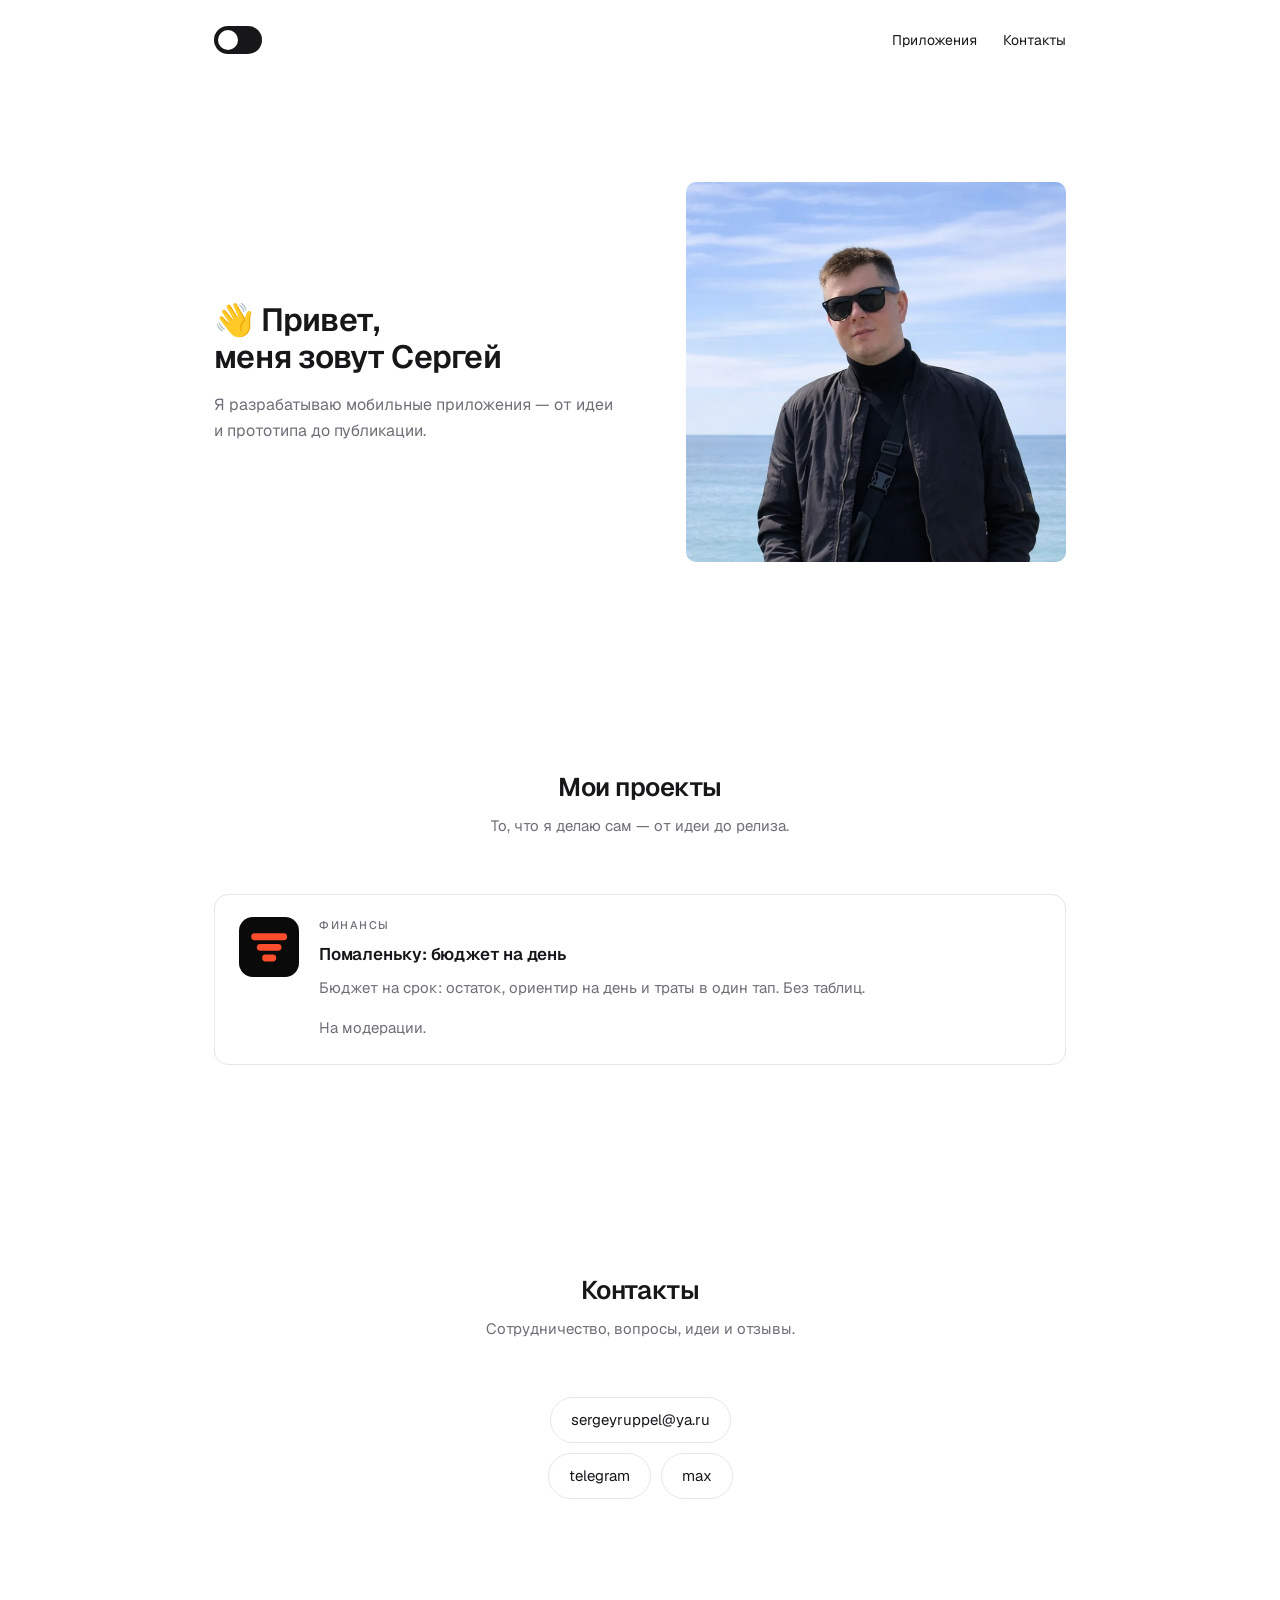
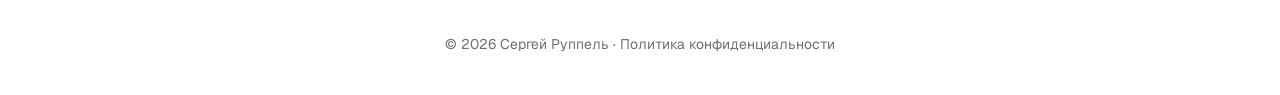
<file: index.html>
<!DOCTYPE html>
<html lang="ru">

<head>
  <meta charset="utf-8">
  <meta name="viewport" content="width=device-width, initial-scale=1">

  <title>Сергей Руппель: разработка мобильных приложений</title>
  <meta name="description"
    content="Сергей Руппель: разработка кроссплатформенных мобильных приложений. Проектирование, публикация и поддержка приложений для мобильных платформ.">
  <link rel="canonical" href="https://sergeyruppel.ru/">
  <meta name="theme-color" content="#ffffff">
  <meta name="color-scheme" content="light dark">
  <meta name="author" content="Сергей Руппель">

  <!-- тема применяется до первой отрисовки, иначе мелькает светлый фон -->
  <script>
    try {
      if (localStorage.getItem("theme") === "dark") {
        document.documentElement.dataset.theme = "dark";
      }
    } catch (e) { }
  </script>

  <meta property="og:type" content="website">
  <meta property="og:site_name" content="Сергей Руппель">
  <meta property="og:locale" content="ru_RU">
  <meta property="og:title" content="Сергей Руппель: разработка мобильных приложений">
  <meta property="og:description" content="Разработка мобильных приложений. От идеи и прототипа до релиза.">
  <meta property="og:url" content="https://sergeyruppel.ru/">
  <meta property="og:image" content="https://sergeyruppel.ru/og-image.jpg">
  <meta property="og:image:width" content="1200">
  <meta property="og:image:height" content="630">
  <meta property="og:image:alt" content="Сергей Руппель: разработка мобильных приложений">
  <meta name="twitter:card" content="summary_large_image">
  <meta name="twitter:title" content="Сергей Руппель: разработка мобильных приложений">
  <meta name="twitter:description" content="От идеи и прототипа до релиза.">
  <meta name="twitter:image" content="https://sergeyruppel.ru/og-image.jpg">

  <link rel="icon" href="favicon.ico" sizes="32x32">
  <link rel="icon" href="favicon.svg" type="image/svg+xml">
  <link rel="apple-touch-icon" href="apple-touch-icon.png">
  <link rel="stylesheet" href="styles.css">
  <link rel="preload" href="fonts/geist-cyrillic.woff2" as="font" type="font/woff2" crossorigin>
  <link rel="preload" href="fonts/geist-latin.woff2" as="font" type="font/woff2" crossorigin>
  <script src="script.js" defer></script>

  <script type="application/ld+json">
  {
    "@context": "https://schema.org",
    "@type": "Person",
    "name": "Сергей Руппель",
    "url": "https://sergeyruppel.ru/",
    "email": "sergeyruppel@ya.ru",
    "jobTitle": "Разработчик мобильных приложений",
    "description": "Разработчик кроссплатформенных мобильных приложений.",
    "knowsAbout": ["Flutter", "iOS", "Android", "Мобильная разработка", "Разработка приложений"],
    "sameAs": [
      "https://t.me/sergeyruppel",
      "https://max.ru/u/f9LHodD0cOKE2TDCVuSM6sBvz00FfilNUJwwnV3EtzNXX3JXoLwHIVCT6Qw"
    ],
    "image": "https://sergeyruppel.ru/og-image.jpg"
  }
  </script>
</head>

<body>

  <a class="skip" href="#main">Перейти к содержимому</a>

  <header class="site-header">
    <div class="wrap">
      <label class="switch">
        <input class="switch__input" type="checkbox" id="theme-toggle" role="switch" aria-label="Тёмная тема">
        <span class="switch__track" aria-hidden="true"></span>
      </label>
      <nav class="nav" aria-label="Разделы страницы">
        <a href="#apps">Приложения</a>
        <a href="#contact">Контакты</a>
      </nav>
    </div>
  </header>

  <main id="main" tabindex="-1">

    <section class="hero" id="top">
      <div class="wrap hero-grid">
        <div class="hero-copy">
          <h1><span class="wave" aria-hidden="true">👋</span> Привет, меня&nbsp;зовут Сергей</h1>
          <p>Я&nbsp;разрабатываю мобильные приложения — от&nbsp;идеи и&nbsp;прототипа до&nbsp;публикации.</p>
        </div>
        <img class="hero-photo" src="photo.webp" alt="Сергей Руппель" width="760" height="760" fetchpriority="high">
      </div>
    </section>

    <section class="section" id="apps">
      <div class="wrap">
        <div class="section-head">
          <h2>Мои проекты</h2>
          <p>То, что я делаю сам — от идеи до релиза.</p>
        </div>

        <div class="cards">
          <article class="card">
            <img class="card-icon" src="app-icon.svg" alt="" width="60" height="60">
            <div class="card-body">
              <p class="card-cat">Финансы</p>
              <h3>Помаленьку: бюджет на день</h3>
              <p class="card-desc">Бюджет на срок: остаток, ориентир на день и траты в один тап. Без таблиц.</p>
              <div class="card-store">
                <p class="card-desc">На модерации.</p>
              </div>
            </div>
          </article>
        </div>
      </div>
    </section>

    <section class="section" id="contact">
      <div class="wrap">
        <div class="section-head">
          <h2>Контакты</h2>
          <p>Сотрудничество, вопросы, идеи и отзывы.</p>
        </div>

        <ul class="contacts">
          <li class="contacts__mail">
            <a class="chip" href="mailto:sergeyruppel@ya.ru">sergeyruppel@ya.ru</a>
          </li>
          <li>
            <a class="chip" href="https://t.me/sergeyruppel" target="_blank" rel="noopener">telegram</a>
          </li>
          <li>
            <a class="chip" href="https://max.ru/u/f9LHodD0cOKE2TDCVuSM6sBvz00FfilNUJwwnV3EtzNXX3JXoLwHIVCT6Qw"
              target="_blank" rel="noopener">max</a>
          </li>
        </ul>
      </div>
    </section>

  </main>

  <footer class="foot">
    <div class="wrap">© <span id="year">2026</span> Сергей Руппель · <a href="/privacy.html">Политика
        конфиденциальности</a></div>
  </footer>

  <!-- Yandex.Metrika counter -->
  <script type="text/javascript">
    (function (m, e, t, r, i, k, a) {
      m[i] = m[i] || function () { (m[i].a = m[i].a || []).push(arguments) };
      m[i].l = 1 * new Date();
      for (var j = 0; j < document.scripts.length; j++) { if (document.scripts[j].src === r) { return; } }
      k = e.createElement(t), a = e.getElementsByTagName(t)[0], k.async = 1, k.src = r, a.parentNode.insertBefore(k, a)
    })(window, document, 'script', 'https://mc.yandex.ru/metrika/tag.js?id=114305701', 'ym');

    ym(114305701, 'init', { ssr: true, webvisor: true, clickmap: true, ecommerce: "dataLayer", referrer: document.referrer, url: location.href, accurateTrackBounce: true, trackLinks: true });
  </script>
  <noscript>
    <div><img src="https://mc.yandex.ru/watch/114305701" style="position:absolute; left:-9999px;" alt="" /></div>
  </noscript>
  <!-- /Yandex.Metrika counter -->

</body>

</html>
</file>
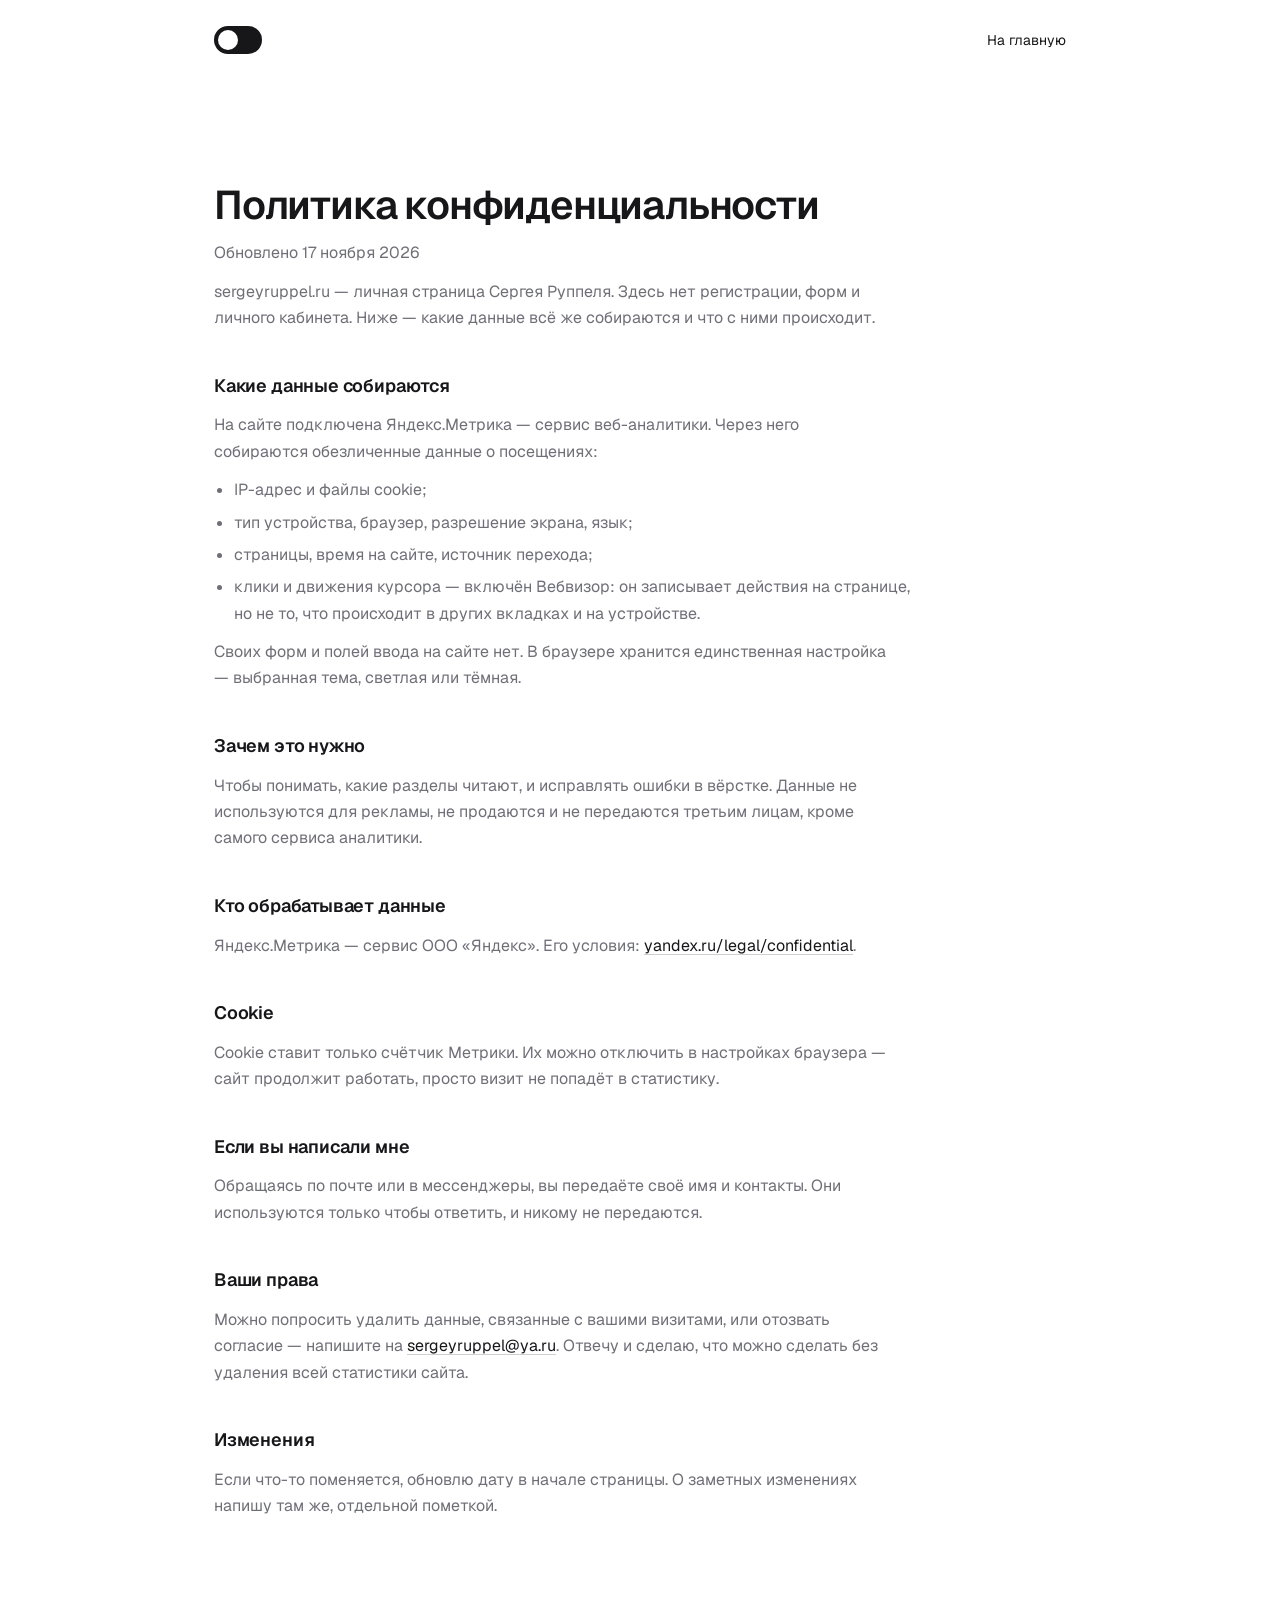
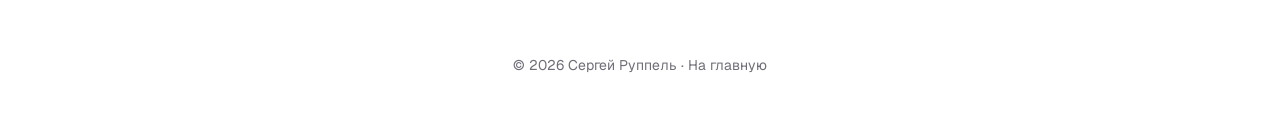
<file: privacy.html>
<!DOCTYPE html>
<html lang="ru">

<head>
  <meta charset="utf-8">
  <meta name="viewport" content="width=device-width, initial-scale=1">

  <title>Политика конфиденциальности — Сергей Руппель</title>
  <meta name="description"
    content="Какие данные собирает сайт sergeyruppel.ru, зачем они нужны и как попросить их удалить.">
  <link rel="canonical" href="https://sergeyruppel.ru/privacy.html">
  <meta name="theme-color" content="#ffffff">
  <meta name="color-scheme" content="light dark">

  <script>
    try {
      if (localStorage.getItem("theme") === "dark") {
        document.documentElement.dataset.theme = "dark";
      }
    } catch (e) { }
  </script>

  <link rel="icon" href="/favicon.ico" sizes="32x32">
  <link rel="icon" href="/favicon.svg" type="image/svg+xml">
  <link rel="apple-touch-icon" href="/apple-touch-icon.png">
  <link rel="stylesheet" href="/styles.css">
  <script src="/script.js" defer></script>

  <style>
    body {
      display: flex;
      flex-direction: column;
      min-height: 100vh;
    }

    main {
      flex: 1 0 auto;
    }

    /* ширина колонки — как на главной, ограничение только по длине строки */
    .legal p,
    .legal li,
    .legal-lead,
    .legal h2 {
      max-width: 62ch;
    }

    .legal {
      padding: var(--section-space) 0;
    }

    .legal h1 {
      font-size: clamp(28px, 3.4vw, 40px);
      font-weight: 600;
      line-height: 1.15;
      letter-spacing: -0.03em;
      text-wrap: balance;
    }

    .legal-date {
      margin-top: 12px;
      font-size: 14px;
      color: var(--muted);
    }

    .legal-lead {
      margin-top: 26px;
      font-size: 17px;
      line-height: 1.6;
      color: var(--ink);
    }

    .legal h2 {
      margin-top: 40px;
      font-size: 18px;
      font-weight: 600;
      letter-spacing: -0.01em;
    }

    .legal p,
    .legal li {
      margin-top: 12px;
      font-size: 16px;
      line-height: 1.65;
      color: var(--muted);
    }

    .legal ul {
      margin: 12px 0 0;
      padding-left: 20px;
    }

    .legal li+li {
      margin-top: 6px;
    }

    .legal a {
      color: var(--ink);
      text-decoration: underline;
      text-underline-offset: 3px;
      text-decoration-thickness: 1px;
      text-decoration-color: var(--line-strong);
      transition: text-decoration-color 0.15s ease;
    }

    .legal a:hover {
      text-decoration-color: var(--ink);
    }
  </style>
</head>

<body class="legal-page">

  <a class="skip" href="#main">Перейти к содержимому</a>

  <header class="site-header">
    <div class="wrap">
      <label class="switch">
        <input class="switch__input" type="checkbox" id="theme-toggle" role="switch" aria-label="Тёмная тема">
        <span class="switch__track" aria-hidden="true"></span>
      </label>
      <nav class="nav" aria-label="Разделы страницы">
        <a href="/">На главную</a>
      </nav>
    </div>
  </header>

  <main id="main" tabindex="-1">
    <div class="legal">
      <div class="wrap">
        <h1>Политика конфиденциальности</h1>
        <p class="legal-date">Обновлено 17 ноября 2026</p>

        <p class="legal-lead">sergeyruppel.ru — личная страница Сергея Руппеля. Здесь нет регистрации, форм
          и личного кабинета. Ниже — какие данные всё же собираются и что с ними происходит.</p>

        <h2>Какие данные собираются</h2>
        <p>На сайте подключена Яндекс.Метрика — сервис веб-аналитики. Через него собираются обезличенные
          данные о посещениях:</p>
        <ul>
          <li>IP-адрес и файлы cookie;</li>
          <li>тип устройства, браузер, разрешение экрана, язык;</li>
          <li>страницы, время на сайте, источник перехода;</li>
          <li>клики и движения курсора — включён Вебвизор: он записывает действия на странице, но не то,
            что происходит в других вкладках и на устройстве.</li>
        </ul>
        <p>Своих форм и полей ввода на сайте нет. В браузере хранится единственная настройка — выбранная
          тема, светлая или тёмная.</p>

        <h2>Зачем это нужно</h2>
        <p>Чтобы понимать, какие разделы читают, и исправлять ошибки в вёрстке. Данные не используются
          для рекламы, не продаются и не передаются третьим лицам, кроме самого сервиса аналитики.</p>

        <h2>Кто обрабатывает данные</h2>
        <p>Яндекс.Метрика — сервис ООО «Яндекс». Его условия: <a href="https://yandex.ru/legal/confidential/"
            target="_blank" rel="noopener">yandex.ru/legal/confidential</a>.</p>

        <h2>Cookie</h2>
        <p>Cookie ставит только счётчик Метрики. Их можно отключить в настройках браузера — сайт
          продолжит работать, просто визит не попадёт в статистику.</p>

        <h2>Если вы написали мне</h2>
        <p>Обращаясь по почте или в мессенджеры, вы передаёте своё имя и контакты. Они используются
          только чтобы ответить, и никому не передаются.</p>

        <h2>Ваши права</h2>
        <p>Можно попросить удалить данные, связанные с вашими визитами, или отозвать согласие — напишите
          на <a href="mailto:sergeyruppel@ya.ru">sergeyruppel@ya.ru</a>. Отвечу и сделаю, что можно сделать
          без удаления всей статистики сайта.</p>

        <h2>Изменения</h2>
        <p>Если что-то поменяется, обновлю дату в начале страницы. О заметных изменениях напишу там же,
          отдельной пометкой.</p>
      </div>
    </div>
  </main>

  <footer class="foot">
    <div class="wrap">© <span id="year">2026</span> Сергей Руппель · <a href="/">На главную</a></div>
  </footer>

  <!-- Yandex.Metrika counter -->
  <script type="text/javascript">
    (function (m, e, t, r, i, k, a) {
      m[i] = m[i] || function () { (m[i].a = m[i].a || []).push(arguments) };
      m[i].l = 1 * new Date();
      for (var j = 0; j < document.scripts.length; j++) { if (document.scripts[j].src === r) { return; } }
      k = e.createElement(t), a = e.getElementsByTagName(t)[0], k.async = 1, k.src = r, a.parentNode.insertBefore(k, a)
    })(window, document, 'script', 'https://mc.yandex.ru/metrika/tag.js?id=114305701', 'ym');

    ym(114305701, 'init', { ssr: true, webvisor: true, clickmap: true, ecommerce: "dataLayer", referrer: document.referrer, url: location.href, accurateTrackBounce: true, trackLinks: true });
  </script>
  <noscript>
    <div><img src="https://mc.yandex.ru/watch/114305701" style="position:absolute; left:-9999px;" alt="" /></div>
  </noscript>
  <!-- /Yandex.Metrika counter -->

</body>

</html>
</file>
<file: styles.css>
/* ============================================================
   sergeyruppel.ru — стили
   Порядок: шрифт → токены → база → шапка → первый экран →
   секции → карточка → контакты → подвал → тёмная тема → адаптив
   ============================================================ */

/* ---------- шрифт: Geist, нарезанный по алфавитам ---------- */

@font-face {
  font-family: "Geist";
  font-style: normal;
  font-weight: 300 700;
  font-display: swap;
  src: url("fonts/geist-cyrillic.woff2") format("woff2");
  unicode-range: U+0301, U+0400-045F, U+0490-0491, U+04B0-04B1, U+2116;
}

@font-face {
  font-family: "Geist";
  font-style: normal;
  font-weight: 300 700;
  font-display: swap;
  src: url("fonts/geist-latin.woff2") format("woff2");
  unicode-range: U+0000-00FF, U+0131, U+0152-0153, U+02BB-02BC, U+02C6, U+02DA,
    U+02DC, U+0304, U+0308, U+0329, U+2000-206F, U+20AC, U+2122,
    U+2191, U+2193, U+2212, U+2215, U+FEFF, U+FFFD;
}

/* ---------- токены ---------- */

:root {
  --bg: #ffffff;
  --ink: #17171a;
  --muted: #6f6f78;
  --line: #e7e7e7;
  --line-strong: #cfcfcf;
  --hover: #fafafa;
  --mark: #ffcc00;

  --sans: "Geist", "Segoe UI", -apple-system, BlinkMacSystemFont, "Inter",
    "Helvetica Neue", Arial, "Noto Sans", sans-serif;

  --wrap: 900px;
  --section-space: clamp(44px, 8vw, 116px);
  --radius: 14px;
  --ease: cubic-bezier(0.22, 0.61, 0.36, 1);
}

html[data-theme="dark"] {
  color-scheme: dark;
  --bg: #17171a;
  --ink: #ffffff;
  --muted: #9a9aa3;
  --line: #2c2c32;
  --line-strong: #45454e;
  --hover: #1f1f25;
}

/* ---------- база ---------- */

*,
*::before,
*::after {
  box-sizing: border-box;
}

html {
  -webkit-text-size-adjust: 100%;
  scroll-behavior: smooth;
  scroll-padding-top: 32px;
}

body {
  margin: 0;
  background: var(--bg);
  color: var(--ink);
  font-family: var(--sans);
  font-size: 16px;
  line-height: 1.6;
  -webkit-font-smoothing: antialiased;
  -moz-osx-font-smoothing: grayscale;
  transition: background-color 0.25s ease, color 0.25s ease;
}

img {
  display: block;
  max-width: 100%;
}

h1,
h2,
h3,
p,
figure {
  margin: 0;
}

a {
  color: inherit;
  text-decoration: none;
}

::selection {
  background: var(--mark);
  color: #17171a;
}

:focus-visible {
  outline: 2px solid var(--ink);
  outline-offset: 3px;
  border-radius: 3px;
}

.wrap {
  width: 100%;
  max-width: var(--wrap);
  margin: 0 auto;
  padding: 0 24px;
}

.skip {
  position: fixed;
  top: 10px;
  left: 10px;
  z-index: 100;
  padding: 10px 16px;
  border-radius: 8px;
  background: var(--ink);
  color: var(--bg);
  font-size: 14px;
  transform: translateY(-180%);
  transition: transform 0.2s var(--ease);
}

.skip:focus {
  transform: none;
}

/* ---------- шапка ---------- */

.site-header {
  padding: 26px 0;
}

.site-header .wrap {
  display: flex;
  align-items: center;
  justify-content: space-between;
  gap: 24px;
}

.nav {
  display: flex;
  gap: 26px;
  font-size: 14px;
}

.nav a {
  transition: color 0.15s ease;
}

.nav a:hover {
  color: var(--muted);
}

/* переключатель темы */

.switch {
  display: inline-flex;
  flex: none;
  cursor: pointer;
}

.switch__input {
  position: absolute;
  width: 1px;
  height: 1px;
  margin: 0;
  opacity: 0;
}

.switch__track {
  position: relative;
  display: block;
  width: 48px;
  height: 28px;
  border-radius: 999px;
  background: var(--ink);
  transition: background-color 0.25s ease;
}

.switch__track::after {
  content: "";
  position: absolute;
  top: 4px;
  left: 4px;
  width: 20px;
  height: 20px;
  border-radius: 50%;
  background: var(--bg);
  transition: transform 0.25s var(--ease), background-color 0.25s ease;
}

.switch__input:checked+.switch__track::after {
  transform: translateX(20px);
}

.switch__input:focus-visible+.switch__track {
  outline: 2px solid var(--ink);
  outline-offset: 3px;
}

/* main получает фокус по ссылке «к содержимому» — рамку вокруг страницы не рисуем */
main:focus,
main:focus-visible {
  outline: none;
}

/* ---------- первый экран и секции ---------- */

.hero,
.section {
  padding: var(--section-space) 0;
}

.hero-grid {
  display: grid;
  grid-template-columns: minmax(0, 1fr) clamp(240px, 32vw, 380px);
  align-items: center;
  gap: clamp(28px, 5vw, 64px);
}

.hero-copy {
  text-align: left;
}

.hero-copy h1 {
  font-size: clamp(23px, 2.6vw, 32px);
  font-weight: 600;
  line-height: 1.18;
  letter-spacing: -0.022em;
  text-wrap: balance;
}

.hero-copy p {
  margin-top: 16px;
  font-size: clamp(15px, 1.3vw, 16px);
  line-height: 1.62;
  color: var(--muted);
  text-wrap: pretty;
}

.hero-photo {
  width: 100%;
  height: auto;
  border-radius: 10px;
  transition: filter 0.3s ease;
}

/* рука машет при переключении темы */
.wave {
  display: inline-block;
  transform-origin: 60% 90%;
}

.wave.is-waving {
  animation: wave-hand 0.55s ease-in-out 1;
}

@keyframes wave-hand {

  0%,
  100% {
    transform: rotate(0deg);
  }

  30% {
    transform: rotate(14deg);
  }

  70% {
    transform: rotate(-8deg);
  }
}

.section-head {
  margin-bottom: clamp(32px, 4.5vw, 56px);
  text-align: center;
}

.section-head h2 {
  font-size: clamp(21px, 2vw, 26px);
  font-weight: 600;
  letter-spacing: -0.02em;
}

.section-head p {
  margin-top: 6px;
  font-size: 15px;
  color: var(--muted);
}

/* ---------- карточка приложения ---------- */

.cards {
  display: grid;
  gap: 16px;
}

.card {
  display: grid;
  grid-template-columns: 60px minmax(0, 1fr);
  align-items: start;
  gap: 20px;
  padding: 22px 24px 24px;
  border: 1px solid var(--line);
  border-radius: var(--radius);
  transition: border-color 0.18s ease, background 0.18s ease;
}

.card:hover {
  border-color: var(--line-strong);
  background: var(--hover);
}

.card-icon {
  display: block;
  width: 60px;
  height: 60px;
  border-radius: var(--radius);
}

.card-cat {
  font-size: 11px;
  font-weight: 500;
  letter-spacing: 0.14em;
  text-transform: uppercase;
  color: var(--muted);
}

.card h3 {
  margin-top: 6px;
  font-size: 17px;
  font-weight: 600;
  letter-spacing: -0.012em;
}

.card-desc {
  margin-top: 8px;
  max-width: 62ch;
  font-size: 15px;
  line-height: 1.6;
  color: var(--muted);
}

.card-links {
  display: flex;
  flex-wrap: wrap;
  gap: 14px;
  margin-top: 14px;
  font-size: 15px;
}

.card-links a {
  color: var(--muted);
  text-decoration: underline;
  text-underline-offset: 3px;
  text-decoration-thickness: 1px;
  text-decoration-color: var(--line-strong);
  transition: color 0.15s ease, text-decoration-color 0.15s ease;
}

.card-links a:hover {
  color: var(--ink);
  text-decoration-color: var(--ink);
}

/* кнопка RuStore: пока не ссылка — приложение на модерации */
.card-store {
  margin-top: 16px;
}

.card-store img {
  display: block;
  width: auto;
  height: 40px;
  transition: filter 0.3s ease;
}

/* ---------- контакты ---------- */

.contacts {
  display: flex;
  flex-wrap: wrap;
  justify-content: center;
  gap: 10px;
  margin: 0;
  padding: 0;
  list-style: none;
}

.chip {
  display: inline-flex;
  align-items: center;
  padding: 10px 20px;
  border: 1px solid var(--line);
  border-radius: 999px;
  font-size: 15px;
  white-space: nowrap;
  transition: border-color 0.18s ease, background 0.18s ease;
}

.chip:hover {
  border-color: var(--line-strong);
  background: var(--hover);
}

/* почта отдельной строкой над мессенджерами */
.contacts__mail {
  display: flex;
  flex: 1 0 100%;
  justify-content: center;
}

/* ---------- подвал ---------- */

.foot {
  padding: 32px 0 40px;
  text-align: center;
  font-size: 14px;
  color: var(--muted);
}

/* ---------- тёмная тема: картинки ---------- */

html[data-theme="dark"] .hero-photo {
  filter: grayscale(1);
}

html[data-theme="dark"] .card-store img {
  filter: brightness(0) invert(1);
}

/* ---------- адаптив ---------- */

@media (max-width: 720px) {
  .hero-grid {
    grid-template-columns: 1fr;
    gap: 32px;
  }

  .hero-copy {
    text-align: center;
  }

  .hero-photo {
    order: 2;
    width: min(100%, clamp(240px, 60vw, 320px));
    margin: 0 auto;
  }
}

@media (max-width: 480px) {
  .site-header {
    padding: 20px 0;
  }

  .nav {
    gap: 18px;
    font-size: 13px;
  }

  .card {
    padding: 20px 20px 22px;
  }
}

@media (prefers-reduced-motion: reduce) {
  html {
    scroll-behavior: auto;
  }

  *,
  *::before,
  *::after {
    transition-duration: 0.001ms !important;
    animation-duration: 0.001ms !important;
  }
}

@media print {
  .site-header {
    position: static;
  }
}
</file>
